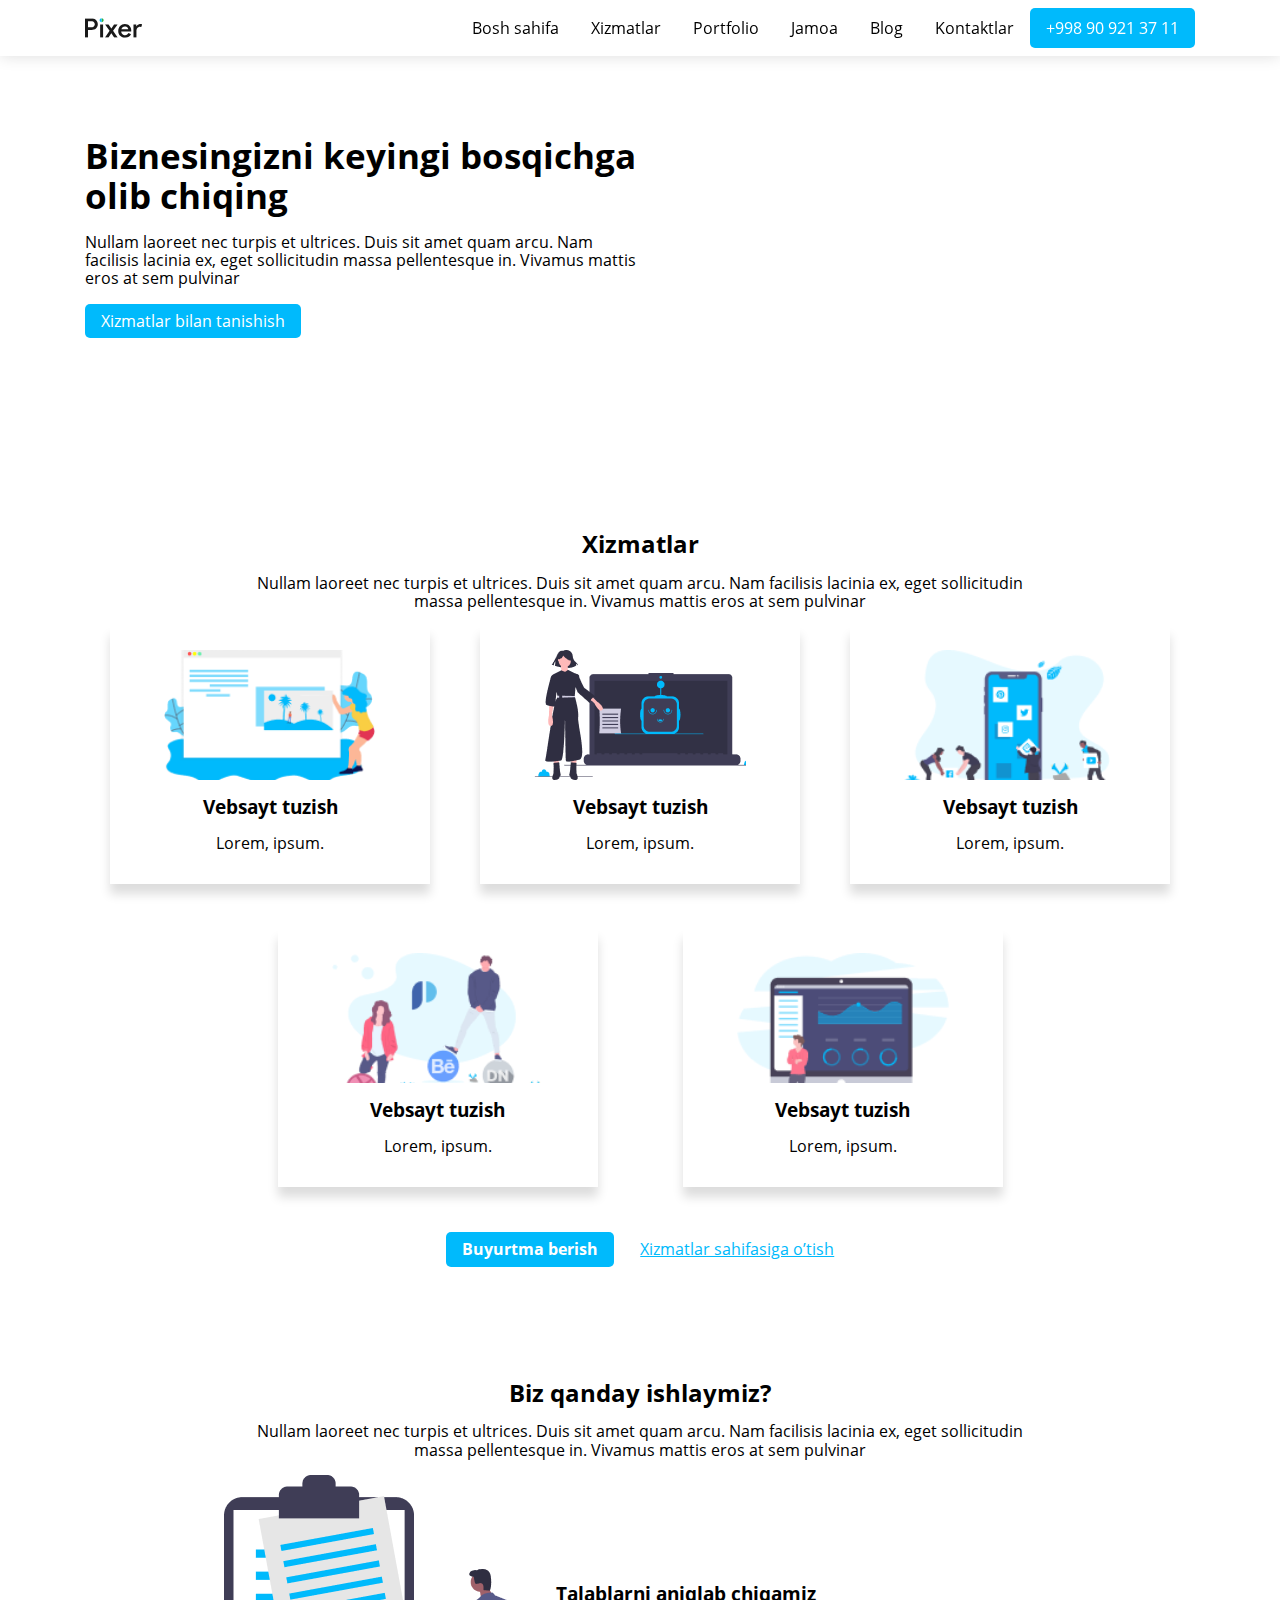
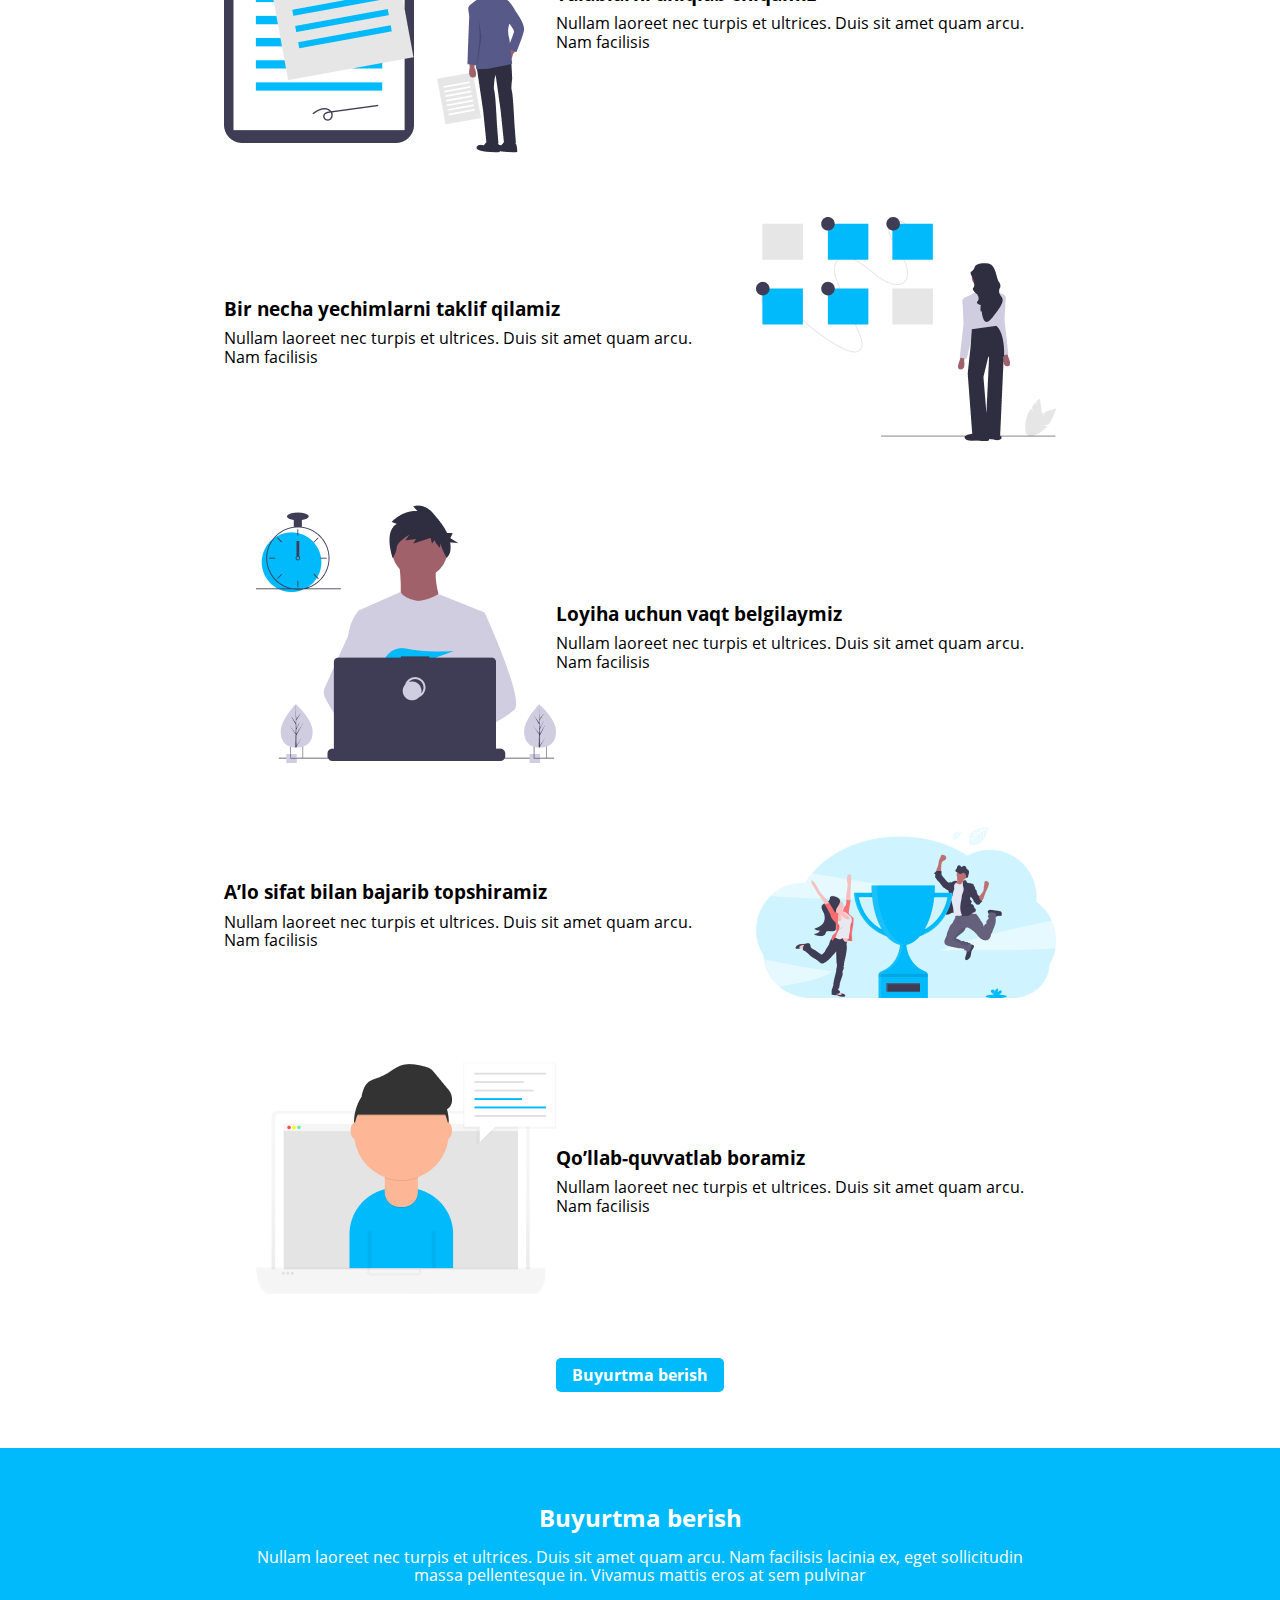
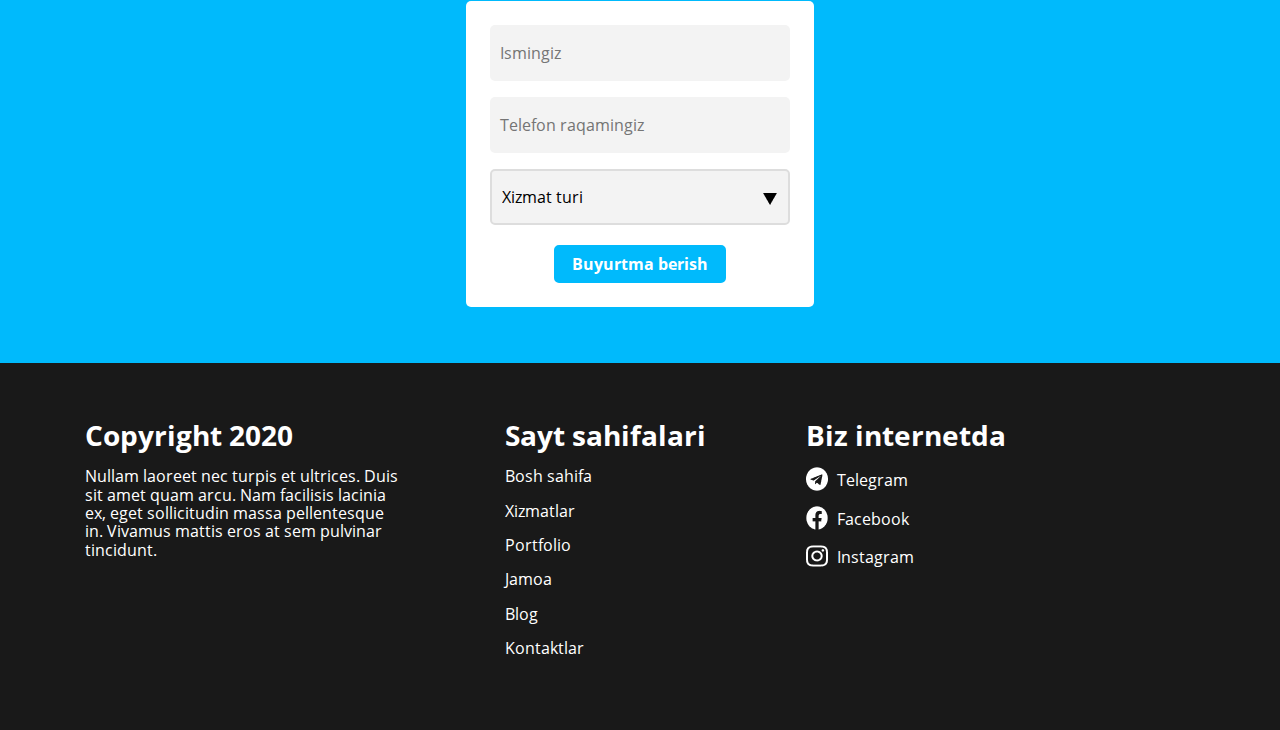
<file: index.html>
<!DOCTYPE html>
<html lang="en">
<head>
    <meta charset="UTF-8">
    <meta http-equiv="X-UA-Compatible" content="IE=edge">
    <meta name="viewport" content="width=device-width, initial-scale=1.0">
    <link rel="stylesheet" href="/css/normalizse.css">
    <link rel="stylesheet" href="./css/min.style.css">
    <!-- <link rel="stylesheet" href="./css/style.css"> -->
    <title>Pixer</title>
</head>
<body>
    <!-- ====== header ====== -->
    <header class="header">
        <div class="container">
            <a class="logo_link" href="./index.html">
                <img class="logo_image" src="./images/pixer_logo.svg" alt="logo of Pixar's home page" width="58" height="20">
            </a>
            <div class="header_right_wrapper">
                
                <!-- ====== header navigation bar ====== -->
                <nav class="nav">
                    <ul class="nav_list">
                        <li class="nav_list_item">
                            <a class="nav_link" href="#">Bosh sahifa</a>
                            <ul class="nav_submenu_list">
                                <li class="nav_submenu_item">
                                    <a class="nav_submenu_link" href="#">Vebsayt</a>
                                </li>
                                <li class="nav_submenu_item">
                                    <a class="nav_submenu_link" href="#">Telegram bot</a>
                                </li>
                                <li class="nav_submenu_item">
                                    <a class="nav_submenu_link" href="#">SMM</a>
                                </li>
                                <li class="nav_submenu_item">
                                    <a class="nav_submenu_link" href="#">Grafik dizayn</a>
                                </li>
                                <li class="nav_submenu_item">
                                    <a class="nav_submenu_link" href="#">CRM tizim</a>
                                </li>
                            </ul>
                        </li>
                        <li class="nav_list_item">
                            <a class="nav_link" href="./services.html">Xizmatlar</a>
                            <ul class="nav_submenu_list">
                                <li class="nav_submenu_item">
                                    <a class="nav_submenu_link" href="#">Vebsayt</a>
                                </li>
                                <li class="nav_submenu_item">
                                    <a class="nav_submenu_link" href="#">Telegram bot</a>
                                </li>
                                <li class="nav_submenu_item">
                                    <a class="nav_submenu_link" href="#">SMM</a>
                                </li>
                                <li class="nav_submenu_item">
                                    <a class="nav_submenu_link" href="#">Grafik dizayn</a>
                                </li>
                                <li class="nav_submenu_item">
                                    <a class="nav_submenu_link" href="#">CRM tizim</a>
                                </li>
                            </ul>
                        </li>
                        <li class="nav_list_item">
                            <a class="nav_link" href="#">Portfolio</a>
                            <ul class="nav_submenu_list">
                                <li class="nav_submenu_item">
                                    <a class="nav_submenu_link" href="#">Vebsayt</a>
                                </li>
                                <li class="nav_submenu_item">
                                    <a class="nav_submenu_link" href="#">Telegram bot</a>
                                </li>
                                <li class="nav_submenu_item">
                                    <a class="nav_submenu_link" href="#">SMM</a>
                                </li>
                                <li class="nav_submenu_item">
                                    <a class="nav_submenu_link" href="#">Grafik dizayn</a>
                                </li>
                                <li class="nav_submenu_item">
                                    <a class="nav_submenu_link" href="#">CRM tizim</a>
                                </li>
                            </ul>
                        </li>
                        <li class="nav_list_item">
                            <a class="nav_link" href="#">Jamoa</a>
                            <ul class="nav_submenu_list">
                                <li class="nav_submenu_item">
                                    <a class="nav_submenu_link" href="#">Vebsayt</a>
                                </li>
                                <li class="nav_submenu_item">
                                    <a class="nav_submenu_link" href="#">Telegram bot</a>
                                </li>
                                <li class="nav_submenu_item">
                                    <a class="nav_submenu_link" href="#">SMM</a>
                                </li>
                                <li class="nav_submenu_item">
                                    <a class="nav_submenu_link" href="#">Grafik dizayn</a>
                                </li>
                                <li class="nav_submenu_item">
                                    <a class="nav_submenu_link" href="#">CRM tizim</a>
                                </li>
                            </ul>
                        </li>
                        <li class="nav_list_item">
                            <a class="nav_link" href="#">Blog</a>
                            <ul class="nav_submenu_list">
                                <li class="nav_submenu_item">
                                    <a class="nav_submenu_link" href="#">Vebsayt</a>
                                </li>
                                <li class="nav_submenu_item">
                                    <a class="nav_submenu_link" href="#">Telegram bot</a>
                                </li>
                                <li class="nav_submenu_item">
                                    <a class="nav_submenu_link" href="#">SMM</a>
                                </li>
                                <li class="nav_submenu_item">
                                    <a class="nav_submenu_link" href="#">Grafik dizayn</a>
                                </li>
                                <li class="nav_submenu_item">
                                    <a class="nav_submenu_link" href="#">CRM tizim</a>
                                </li>
                            </ul>
                        </li>
                        <li class="nav_list_item">
                            <a class="nav_link" href="#">Kontaktlar</a>
                            <ul class="nav_submenu_list">
                                <li class="nav_submenu_item">
                                    <a class="nav_submenu_link" href="#">Vebsayt</a>
                                </li>
                                <li class="nav_submenu_item">
                                    <a class="nav_submenu_link" href="#">Telegram bot</a>
                                </li>
                                <li class="nav_submenu_item">
                                    <a class="nav_submenu_link" href="#">SMM</a>
                                </li>
                                <li class="nav_submenu_item">
                                    <a class="nav_submenu_link" href="#">Grafik dizayn</a>
                                </li>
                                <li class="nav_submenu_item">
                                    <a class="nav_submenu_link" href="#">CRM tizim</a>
                                </li>
                            </ul>
                        </li>
                    </ul>

                    <!-- ====== header tel link ====== -->
                <a class="header_tel" href="tel:+998909213711">+998 90 921 37 11</a>
                </nav>
                
                
            </div>
        </div>
    </header>
    
    
    <!-- ====== main ====== -->
    <main class="main">
        <section class="cta">
            <div class="container">
                <div class="cta_left_wrapper">
                    <h1 class="visually_hidden">Welcome to our IT company called Pixar</h1>
                    <h2 class="cta_heading">Biznesingizni keyingi bosqichga olib chiqing</h2>
                    <p class="cta_paragraph">Nullam laoreet nec turpis et ultrices. Duis sit amet quam arcu. Nam facilisis lacinia ex, eget sollicitudin massa pellentesque in. Vivamus mattis eros at sem pulvinar</p>
                    <a class="cta_link" href="#services">Xizmatlar bilan tanishish</a>
                </div>
                <iframe class="cta_video" width="458" height="258" src="https://www.youtube.com/embed/6_pru8U2RmM" title="YouTube video player" frameborder="0" allow="accelerometer; autoplay; clipboard-write; encrypted-media; gyroscope; picture-in-picture" allowfullscreen></iframe>
            </div>
        </section>
        
        <section id="services" class="services">
            <div class="container">
                <h2 class="services_heading">Xizmatlar</h2>
                <p class="services_paragraph">Nullam laoreet nec turpis et ultrices. Duis sit amet quam arcu. Nam facilisis lacinia ex, eget sollicitudin massa pellentesque in. Vivamus mattis eros at sem pulvinar</p>
                <ul class="services_list">
                    <li class="services_list_item">
                        <a class="services_list_link" href="#">
                            <h3 class="services_list_item_heading">Vebsayt tuzish</h3>
                            <p class="services_list_paragraph">Lorem, ipsum.</p>
                        </a>
                    </li>
                    <li class="services_list_item">
                        <a class="services_list_link" href="#">
                            <h3 class="services_list_item_heading">Vebsayt tuzish</h3>
                            <p class="services_list_paragraph">Lorem, ipsum.</p>
                        </a>
                    </li>
                    <li class="services_list_item">
                        <a class="services_list_link" href="#">
                            <h3 class="services_list_item_heading">Vebsayt tuzish</h3>
                            <p class="services_list_paragraph">Lorem, ipsum.</p>
                        </a>
                    </li>
                    <li class="services_list_item">
                        <a class="services_list_link" href="#">
                            <h3 class="services_list_item_heading">Vebsayt tuzish</h3>
                            <p class="services_list_paragraph">Lorem, ipsum.</p>
                        </a>
                    </li>
                    <li class="services_list_item">
                        <a class="services_list_link" href="#">
                            <h3 class="services_list_item_heading">Vebsayt tuzish</h3>
                            <p class="services_list_paragraph">Lorem, ipsum.</p>
                        </a>
                    </li>
                </ul>
                <div class="services_links_wrapper">
                    <a class="services_order_link" href="#order">Buyurtma berish</a>
                    <a class="services_go_link" href="#services">Xizmatlar sahifasiga o’tish</a>
                </div>
            </div>
        </section>
        
        
        <section class="workstyle">
            <div class="container">
                <h2 class="workstyle_heading">Biz qanday ishlaymiz?</h2>
                <p class="worksyle_paragraph">Nullam laoreet nec turpis et ultrices. Duis sit amet quam arcu. Nam facilisis lacinia ex, eget sollicitudin massa pellentesque in. Vivamus mattis eros at sem pulvinar</p>
                <ol class="workstyle_list">
                    <li class="workstyle_list_item">
                        <div class="workstyle_list_item_wrapper">
                            <h3 class="workstyle_list_heading">Talablarni aniqlab chiqamiz</h3>
                            <p class="workstyle_list_paragraph">Nullam laoreet nec turpis et ultrices. Duis sit amet quam arcu. Nam facilisis</p>
                        </div>
                    </li>
                    <li class="workstyle_list_item">
                        <div class="workstyle_list_item_wrapper">
                            <h3 class="workstyle_list_heading">Bir necha yechimlarni taklif qilamiz</h3>
                            <p class="workstyle_list_paragraph">Nullam laoreet nec turpis et ultrices. Duis sit amet quam arcu. Nam facilisis</p>
                        </div>
                    </li>
                    <li class="workstyle_list_item">
                        <div class="workstyle_list_item_wrapper">
                            <h3 class="workstyle_list_heading">Loyiha uchun vaqt belgilaymiz</h3>
                            <p class="workstyle_list_paragraph">Nullam laoreet nec turpis et ultrices. Duis sit amet quam arcu. Nam facilisis</p>
                        </div>
                    </li>
                    <li class="workstyle_list_item">
                        <div class="workstyle_list_item_wrapper">
                            <h3 class="workstyle_list_heading">A’lo sifat bilan bajarib topshiramiz</h3>
                            <p class="workstyle_list_paragraph">Nullam laoreet nec turpis et ultrices. Duis sit amet quam arcu. Nam facilisis</p>
                        </div>
                    </li>
                    <li class="workstyle_list_item">
                        <div class="workstyle_list_item_wrapper">
                            <h3 class="workstyle_list_heading">Qo’llab-quvvatlab boramiz</h3>
                            <p class="workstyle_list_paragraph">Nullam laoreet nec turpis et ultrices. Duis sit amet quam arcu. Nam facilisis</p>
                        </div>
                    </li>
                </ol>
                <a class="workstyle_order_link" href="#order">Buyurtma berish</a>
            </div>
        </section>
        
        
        <!-- ====== ordering section ====== -->
        <section id="order" class="ordering">
            <div class="container">
                <h2 class="ordering_heading">Buyurtma berish</h2>
                <p class="ordering_paragraph">Nullam laoreet nec turpis et ultrices. Duis sit amet quam arcu. Nam facilisis lacinia ex, eget sollicitudin massa pellentesque in. Vivamus mattis eros at sem pulvinar</p>
                <form class="ordering_form" action="#" method="POST">
                    <label for="user_name">
                        <input class="ordering_input" placeholder="  Ismingiz" type="text" name="user_name" required id="user_name">
                    </label>
                    
                    <label for="user_tel">
                        <input class="ordering_input" placeholder="  Telefon raqamingiz" type="tel" name="user_tel" required id="user_tel">
                    </label>
                    
                    <select class="ordering_input ordering_option" id="user_option" name="user_option">
                        <option value="xizmat_turi" selected disabled>Xizmat turi</option>
                        <option value="vebsayt_tuzish">Vebsayt tuzish</option>
                        <option value="telegram_bot">Telegram bot</option>
                        <option value="smm">SMM</option>
                        <option value="grafik_dizayn">Grafik dizayn</option>
                        <option value="crm_tizim">CRM tizim</option>
                    </select>
                    
                    <button class="ordering_button" type="submit">Buyurtma berish</button>
                </form>
            </div>
        </section>
    </main>
    
    
    <!-- ====== footer ====== -->
    <footer class="footer">
        <div class="container">
            <div class="footer_left_wrapper">
                <h2 class="footer_left_heading">Copyright 2020</h2>
                <p class="footer_left_paragraph">Nullam laoreet nec turpis et ultrices. Duis sit amet quam arcu. Nam facilisis lacinia ex, eget sollicitudin massa pellentesque in. Vivamus mattis eros at sem pulvinar tincidunt.</p>
            </div>

            <div class="footer_center_wrapper">
                <h2 class="footer_center_heading">Sayt sahifalari</h2>
                <ul class="footer_center_list">
                    <li class="footer_center_list_item">
                        <a class="footer_center_list_link" href="#">Bosh sahifa</a>
                    </li>
                    <li class="footer_center_list_item">
                        <a class="footer_center_list_link" href="#">Xizmatlar</a>
                    </li>
                    <li class="footer_center_list_item">
                        <a class="footer_center_list_link" href="#">Portfolio</a>
                    </li>
                    <li class="footer_center_list_item">
                        <a class="footer_center_list_link" href="#">Jamoa</a>
                    </li>
                    <li class="footer_center_list_item">
                        <a class="footer_center_list_link" href="#">Blog</a>
                    </li>
                    <li class="footer_center_list_item">
                        <a class="footer_center_list_link" href="#">Kontaktlar</a>
                    </li>
                </ul>
            </div>

            <div class="footer_right_wrapper">
                <h2 class="footer_right_heading">Biz internetda</h2>
                <ul class="footer_right_list">
                    <li class="footer_right_list_item">
                        <a class="footer_right_list_link" target="blank" href="#">Telegram</a>
                    </li>
                    <li class="footer_right_list_item">
                        <a class="footer_right_list_link" target="blank" href="#">Facebook</a>
                    </li>
                    <li class="footer_right_list_item">
                        <a class="footer_right_list_link" target="blank" href="#">Instagram</a>
                    </li>
                </ul>
            </div>
        </div>
    </footer>
    
</body>
</html>
</file>
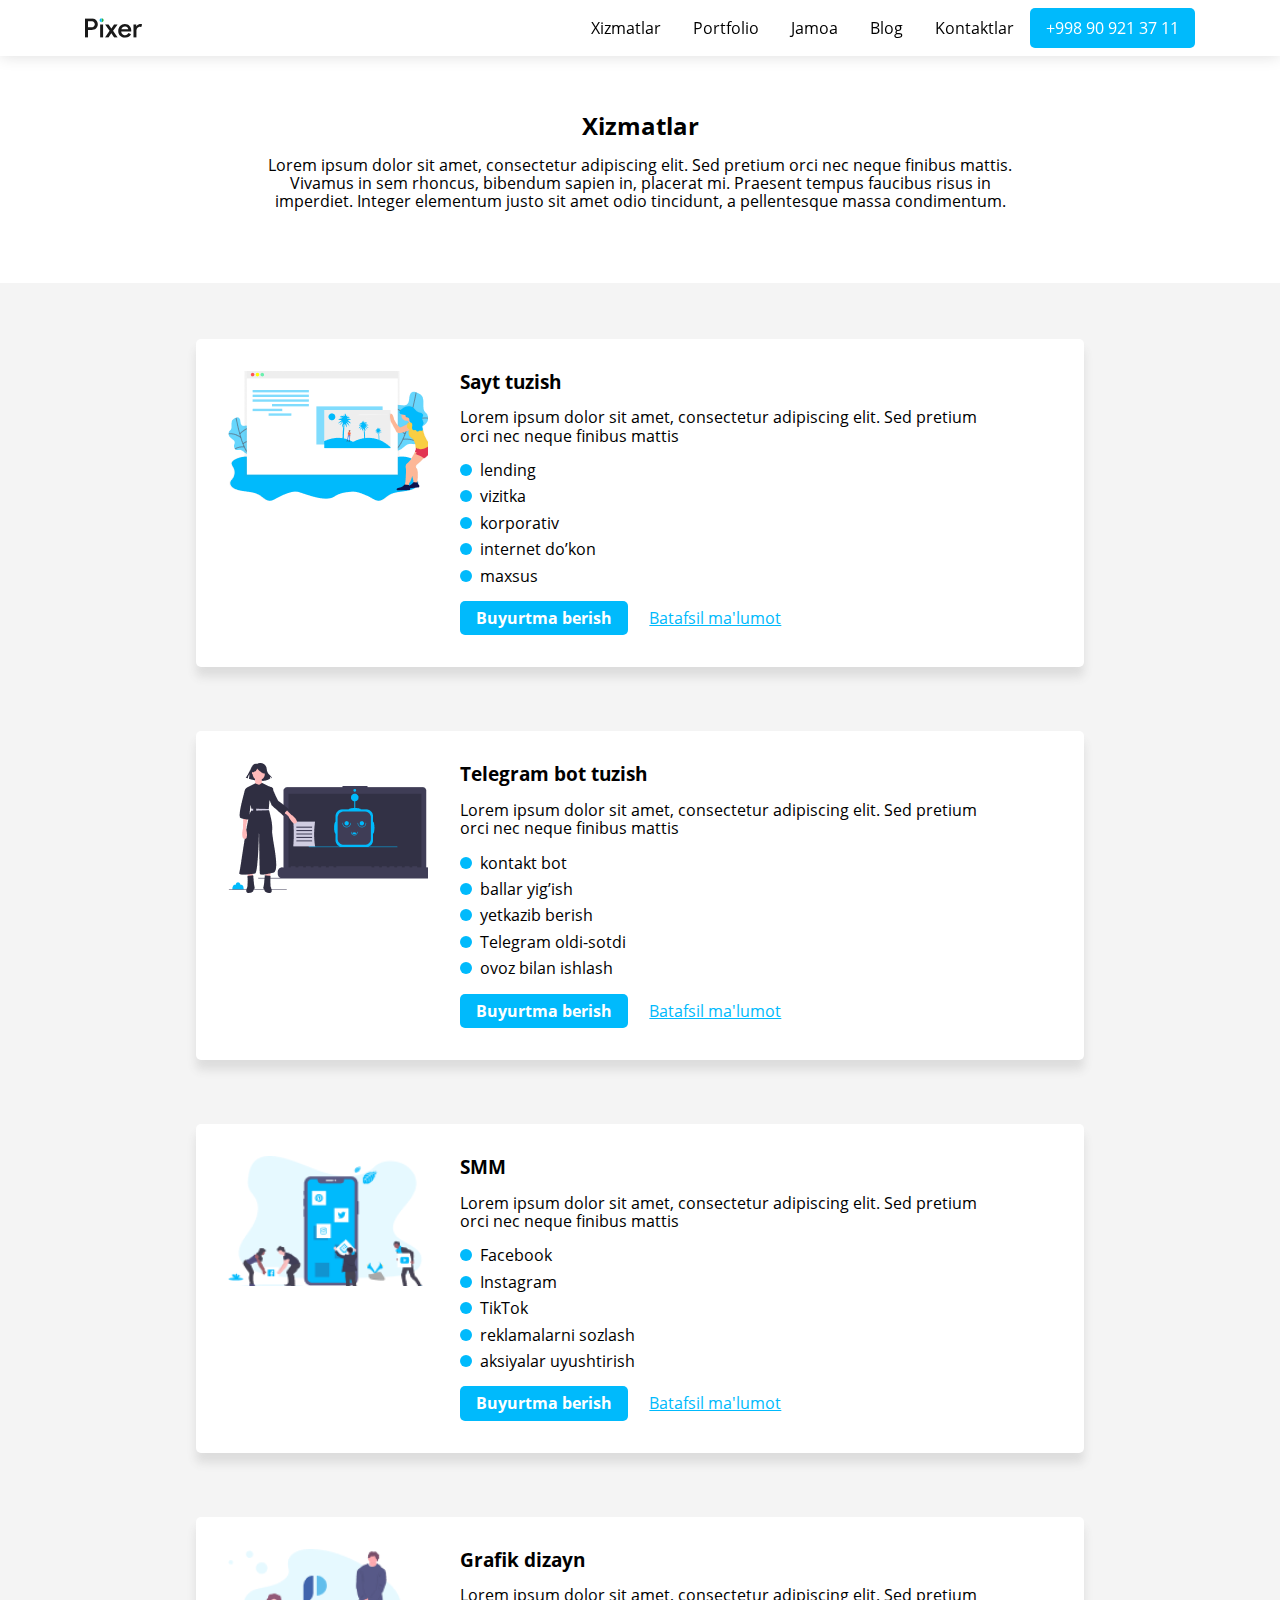
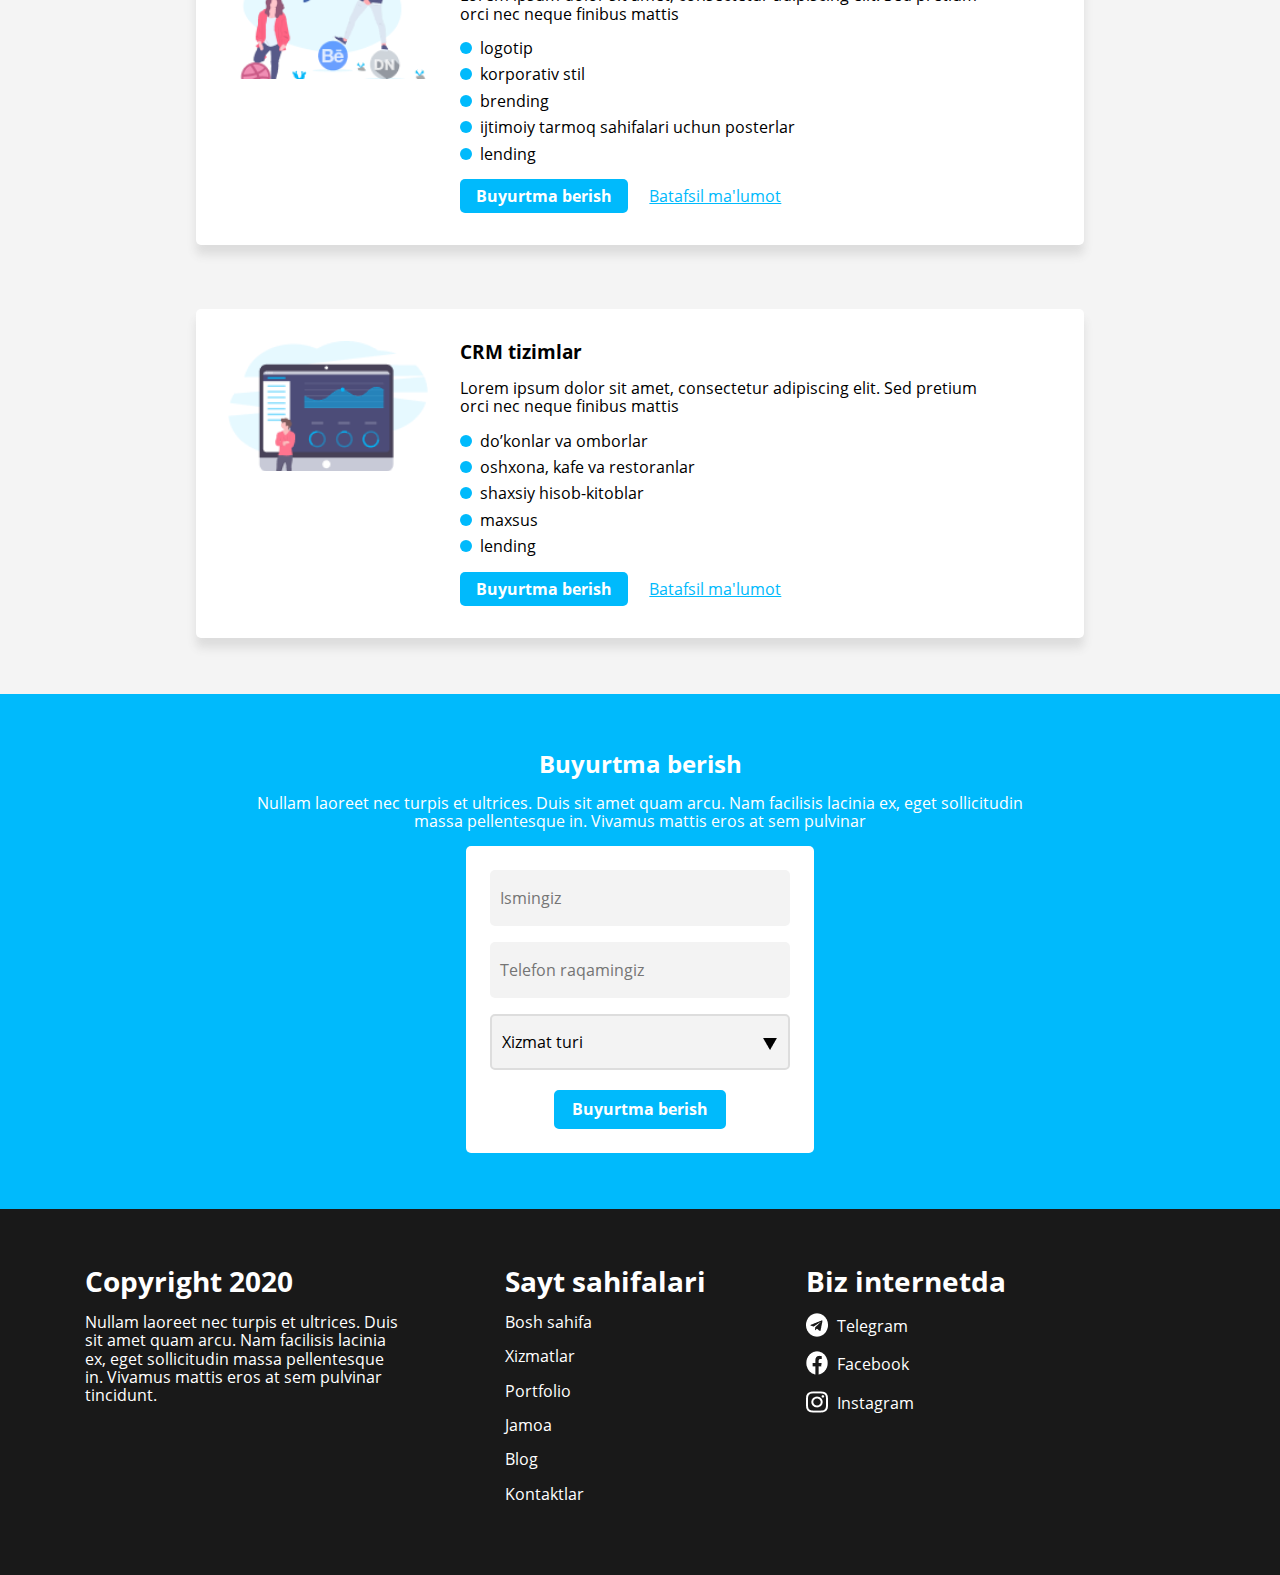
<file: services.html>
<!DOCTYPE html>
<html lang="en">
<head>
    <meta charset="UTF-8">
    <meta http-equiv="X-UA-Compatible" content="IE=edge">
    <meta name="viewport" content="width=device-width, initial-scale=1.0">
    <link rel="stylesheet" href="/css/normalizse.css">
    <link rel="stylesheet" href="./css/min.style.css">
    <!-- <link rel="stylesheet" href="./css/style.css"> -->
    <title>Pixar's services</title>
</head>
<body>
    <!-- ====== header ====== -->
    <header class="header">
        <div class="container">
            <a class="logo_link" href="./index.html">
                <img class="logo_image" src="./images/pixer_logo.svg" alt="logo of Pixar's home page" width="58" height="20">
            </a>
            <div class="header_right_wrapper">
                
                <!-- ====== header navigation bar ====== -->
                <nav class="nav">
                    <ul class="nav_list">
                        <li class="nav_list_item">
                            <a class="nav_link" href="#">Xizmatlar</a>
                            <ul class="nav_submenu_list">
                                <li class="nav_submenu_item">
                                    <a class="nav_submenu_link" href="#">Vebsayt</a>
                                </li>
                                <li class="nav_submenu_item">
                                    <a class="nav_submenu_link" href="#">Telegram bot</a>
                                </li>
                                <li class="nav_submenu_item">
                                    <a class="nav_submenu_link" href="#">SMM</a>
                                </li>
                                <li class="nav_submenu_item">
                                    <a class="nav_submenu_link" href="#">Grafik dizayn</a>
                                </li>
                                <li class="nav_submenu_item">
                                    <a class="nav_submenu_link" href="#">CRM tizim</a>
                                </li>
                            </ul>
                        </li>
                        <li class="nav_list_item">
                            <a class="nav_link" href="#">Portfolio</a>
                            <ul class="nav_submenu_list">
                                <li class="nav_submenu_item">
                                    <a class="nav_submenu_link" href="#">Vebsayt</a>
                                </li>
                                <li class="nav_submenu_item">
                                    <a class="nav_submenu_link" href="#">Telegram bot</a>
                                </li>
                                <li class="nav_submenu_item">
                                    <a class="nav_submenu_link" href="#">SMM</a>
                                </li>
                                <li class="nav_submenu_item">
                                    <a class="nav_submenu_link" href="#">Grafik dizayn</a>
                                </li>
                                <li class="nav_submenu_item">
                                    <a class="nav_submenu_link" href="#">CRM tizim</a>
                                </li>
                            </ul>
                        </li>
                        <li class="nav_list_item">
                            <a class="nav_link" href="#">Jamoa</a>
                            <ul class="nav_submenu_list">
                                <li class="nav_submenu_item">
                                    <a class="nav_submenu_link" href="#">Vebsayt</a>
                                </li>
                                <li class="nav_submenu_item">
                                    <a class="nav_submenu_link" href="#">Telegram bot</a>
                                </li>
                                <li class="nav_submenu_item">
                                    <a class="nav_submenu_link" href="#">SMM</a>
                                </li>
                                <li class="nav_submenu_item">
                                    <a class="nav_submenu_link" href="#">Grafik dizayn</a>
                                </li>
                                <li class="nav_submenu_item">
                                    <a class="nav_submenu_link" href="#">CRM tizim</a>
                                </li>
                            </ul>
                        </li>
                        <li class="nav_list_item">
                            <a class="nav_link" href="#">Blog</a>
                            <ul class="nav_submenu_list">
                                <li class="nav_submenu_item">
                                    <a class="nav_submenu_link" href="#">Vebsayt</a>
                                </li>
                                <li class="nav_submenu_item">
                                    <a class="nav_submenu_link" href="#">Telegram bot</a>
                                </li>
                                <li class="nav_submenu_item">
                                    <a class="nav_submenu_link" href="#">SMM</a>
                                </li>
                                <li class="nav_submenu_item">
                                    <a class="nav_submenu_link" href="#">Grafik dizayn</a>
                                </li>
                                <li class="nav_submenu_item">
                                    <a class="nav_submenu_link" href="#">CRM tizim</a>
                                </li>
                            </ul>
                        </li>
                        <li class="nav_list_item">
                            <a class="nav_link" href="#">Kontaktlar</a>
                            <ul class="nav_submenu_list">
                                <li class="nav_submenu_item">
                                    <a class="nav_submenu_link" href="#">Vebsayt</a>
                                </li>
                                <li class="nav_submenu_item">
                                    <a class="nav_submenu_link" href="#">Telegram bot</a>
                                </li>
                                <li class="nav_submenu_item">
                                    <a class="nav_submenu_link" href="#">SMM</a>
                                </li>
                                <li class="nav_submenu_item">
                                    <a class="nav_submenu_link" href="#">Grafik dizayn</a>
                                </li>
                                <li class="nav_submenu_item">
                                    <a class="nav_submenu_link" href="#">CRM tizim</a>
                                </li>
                            </ul>
                        </li>
                    </ul>
                    <!-- ====== header tel link ====== -->
                    <a class="header_tel" href="tel:+998909213711">+998 90 921 37 11</a>
                </nav>
                
            </div>
        </div>
    </header>
    
    
    
    <main>
        
        <section class="services_cta">
            <div class="container">
                <h2 class="services_heading">Xizmatlar</h2>
                <p class="services_paragraph">Lorem ipsum dolor sit amet, consectetur adipiscing elit. Sed pretium orci nec neque finibus mattis. Vivamus in sem rhoncus, bibendum sapien in, placerat mi. Praesent tempus faucibus risus in imperdiet. Integer elementum justo sit amet odio tincidunt, a pellentesque massa condimentum.</p>
            </div>
        </section>
        
        
        <section class="services_types">
            <div class="container">
                <ul class="services_page_list">
                    <li class="services_page_list_item">
                        <ul class="services_page_sublist">
                            <h3 class="services_page_subheading">Sayt tuzish</h3>
                            <p class="services_page_subparagraph">Lorem ipsum dolor sit amet, consectetur adipiscing elit. Sed pretium orci nec neque finibus mattis</p>
                            <li class="services_page_subitem">
                                <a class="services_page_sublink" href="#">lending</a>
                            </li>
                            <li class="services_page_subitem">
                                <a class="services_page_sublink" href="#">vizitka</a>
                            </li>
                            <li class="services_page_subitem">
                                <a class="services_page_sublink" href="#">korporativ</a>
                            </li>
                            <li class="services_page_subitem">
                                <a class="services_page_sublink" href="#">internet do’kon</a>
                            </li>
                            <li class="services_page_subitem">
                                <a class="services_page_sublink" href="#">maxsus</a>
                            </li>
                            <div class="services_links_wrapper">
                                <a class="services_order_link" href="#order">Buyurtma berish</a>
                                <a class="services_go_link" href="#services">Batafsil ma'lumot</a>
                            </div>
                        </ul>
                    </li>
                    <li class="services_page_list_item">
                        <ul class="services_page_sublist">
                            <h3 class="services_page_subheading">Telegram bot tuzish</h3>
                            <p class="services_page_subparagraph">Lorem ipsum dolor sit amet, consectetur adipiscing elit. Sed pretium orci nec neque finibus mattis</p>
                            <li class="services_page_subitem">
                                <a class="services_page_sublink" href="#">kontakt bot</a>
                            </li>
                            <li class="services_page_subitem">
                                <a class="services_page_sublink" href="#">ballar yig’ish</a>
                            </li>
                            <li class="services_page_subitem">
                                <a class="services_page_sublink" href="#">yetkazib berish</a>
                            </li>
                            <li class="services_page_subitem">
                                <a class="services_page_sublink" href="#">Telegram oldi-sotdi</a>
                            </li>
                            <li class="services_page_subitem">
                                <a class="services_page_sublink" href="#">ovoz bilan ishlash</a>
                            </li>
                            <div class="services_links_wrapper">
                                <a class="services_order_link" href="#order">Buyurtma berish</a>
                                <a class="services_go_link" href="#services">Batafsil ma'lumot</a>
                            </div>
                        </ul>
                    </li>
                    <li class="services_page_list_item">
                        <ul class="services_page_sublist">
                            <h3 class="services_page_subheading">SMM</h3>
                            <p class="services_page_subparagraph">Lorem ipsum dolor sit amet, consectetur adipiscing elit. Sed pretium orci nec neque finibus mattis</p>
                            <li class="services_page_subitem">
                                <a class="services_page_sublink" href="#">Facebook</a>
                            </li>
                            <li class="services_page_subitem">
                                <a class="services_page_sublink" href="#">Instagram</a>
                            </li>
                            <li class="services_page_subitem">
                                <a class="services_page_sublink" href="#">TikTok</a>
                            </li>
                            <li class="services_page_subitem">
                                <a class="services_page_sublink" href="#">reklamalarni sozlash</a>
                            </li>
                            <li class="services_page_subitem">
                                <a class="services_page_sublink" href="#">aksiyalar uyushtirish</a>
                            </li>
                            <div class="services_links_wrapper">
                                <a class="services_order_link" href="#order">Buyurtma berish</a>
                                <a class="services_go_link" href="#services">Batafsil ma'lumot</a>
                            </div>
                        </ul>
                    </li>
                    <li class="services_page_list_item">
                        <ul class="services_page_sublist">
                            <h3 class="services_page_subheading">Grafik dizayn</h3>
                            <p class="services_page_subparagraph">Lorem ipsum dolor sit amet, consectetur adipiscing elit. Sed pretium orci nec neque finibus mattis</p>
                            <li class="services_page_subitem">
                                <a class="services_page_sublink" href="#">logotip</a>
                            </li>
                            <li class="services_page_subitem">
                                <a class="services_page_sublink" href="#">korporativ stil</a>
                            </li>
                            <li class="services_page_subitem">
                                <a class="services_page_sublink" href="#">brending</a>
                            </li>
                            <li class="services_page_subitem">
                                <a class="services_page_sublink" href="#">ijtimoiy tarmoq sahifalari uchun posterlar</a>
                            </li>
                            <li class="services_page_subitem">
                                <a class="services_page_sublink" href="#">lending</a>
                            </li>
                            <div class="services_links_wrapper">
                                <a class="services_order_link" href="#order">Buyurtma berish</a>
                                <a class="services_go_link" href="#services">Batafsil ma'lumot</a>
                            </div>
                        </ul>
                    </li>
                    <li class="services_page_list_item">
                        <ul class="services_page_sublist">
                            <h3 class="services_page_subheading">CRM tizimlar</h3>
                            <p class="services_page_subparagraph">Lorem ipsum dolor sit amet, consectetur adipiscing elit. Sed pretium orci nec neque finibus mattis</p>
                            <li class="services_page_subitem">
                                <a class="services_page_sublink" href="#">do’konlar va omborlar</a>
                            </li>
                            <li class="services_page_subitem">
                                <a class="services_page_sublink" href="#">oshxona, kafe va restoranlar</a>
                            </li>
                            <li class="services_page_subitem">
                                <a class="services_page_sublink" href="#">shaxsiy hisob-kitoblar</a>
                            </li>
                            <li class="services_page_subitem">
                                <a class="services_page_sublink" href="#">maxsus</a>
                            </li>
                            <li class="services_page_subitem">
                                <a class="services_page_sublink" href="#">lending</a>
                            </li>
                            <div class="services_links_wrapper">
                                <a class="services_order_link" href="#order">Buyurtma berish</a>
                                <a class="services_go_link" href="#services">Batafsil ma'lumot</a>
                            </div>
                        </ul>
                    </li>
                </ul>
            </div>
        </section>
        
        <!-- ====== ordering section ====== -->
        <section id="order" class="ordering">
            <div class="container">
                <h2 class="ordering_heading">Buyurtma berish</h2>
                <p class="ordering_paragraph">Nullam laoreet nec turpis et ultrices. Duis sit amet quam arcu. Nam facilisis lacinia ex, eget sollicitudin massa pellentesque in. Vivamus mattis eros at sem pulvinar</p>
                <form class="ordering_form" action="#" method="POST">
                    <label for="user_name">
                        <input class="ordering_input" placeholder="  Ismingiz" type="text" name="user_name" required id="user_name">
                    </label>
                    
                    <label for="user_tel">
                        <input class="ordering_input" placeholder="  Telefon raqamingiz" type="tel" name="user_tel" required id="user_tel">
                    </label>
                    
                    <select class="ordering_input ordering_option" id="user_option" name="user_option">
                        <option value="xizmat_turi" selected disabled>Xizmat turi</option>
                        <option value="vebsayt_tuzish">Vebsayt tuzish</option>
                        <option value="telegram_bot">Telegram bot</option>
                        <option value="smm">SMM</option>
                        <option value="grafik_dizayn">Grafik dizayn</option>
                        <option value="crm_tizim">CRM tizim</option>
                    </select>
                    
                    <button class="ordering_button" type="submit">Buyurtma berish</button>
                </form>
            </div>
        </section>
        
        
    </main>
    
    
    <!-- ====== footer ====== -->
    <footer class="footer">
        <div class="container">
            <div class="footer_left_wrapper">
                <h2 class="footer_left_heading">Copyright 2020</h2>
                <p class="footer_left_paragraph">Nullam laoreet nec turpis et ultrices. Duis sit amet quam arcu. Nam facilisis lacinia ex, eget sollicitudin massa pellentesque in. Vivamus mattis eros at sem pulvinar tincidunt.</p>
            </div>
            
            <div class="footer_center_wrapper">
                <h2 class="footer_center_heading">Sayt sahifalari</h2>
                <ul class="footer_center_list">
                    <li class="footer_center_list_item">
                        <a class="footer_center_list_link" href="#">Bosh sahifa</a>
                    </li>
                    <li class="footer_center_list_item">
                        <a class="footer_center_list_link" href="#">Xizmatlar</a>
                    </li>
                    <li class="footer_center_list_item">
                        <a class="footer_center_list_link" href="#">Portfolio</a>
                    </li>
                    <li class="footer_center_list_item">
                        <a class="footer_center_list_link" href="#">Jamoa</a>
                    </li>
                    <li class="footer_center_list_item">
                        <a class="footer_center_list_link" href="#">Blog</a>
                    </li>
                    <li class="footer_center_list_item">
                        <a class="footer_center_list_link" href="#">Kontaktlar</a>
                    </li>
                </ul>
            </div>
            
            <div class="footer_right_wrapper">
                <h2 class="footer_right_heading">Biz internetda</h2>
                <ul class="footer_right_list">
                    <li class="footer_right_list_item">
                        <a class="footer_right_list_link" target="blank" href="#">Telegram</a>
                    </li>
                    <li class="footer_right_list_item">
                        <a class="footer_right_list_link" target="blank" href="#">Facebook</a>
                    </li>
                    <li class="footer_right_list_item">
                        <a class="footer_right_list_link" target="blank" href="#">Instagram</a>
                    </li>
                </ul>
            </div>
        </div>
    </footer>
    
    
</body>
</html>
</file>
<file: css/min.style.css>
@font-face{font-family:'Open Sans';font-style:normal;font-weight:400;src:local(''),url(../fonts/open-sans-v20-latin-regular.woff2) format('woff2'),url(../fonts/open-sans-v20-latin-regular.woff) format('woff')}@font-face{font-family:'Open Sans';font-style:normal;font-weight:700;src:local(''),url(../fonts/open-sans-v20-latin-700.woff2) format('woff2'),url(../fonts/open-sans-v20-latin-700.woff) format('woff')}*{-webkit-box-sizing:border-box;box-sizing:border-box}body{font-family:'Open Sans','Helvetica Neue',sans-serif;padding:0;margin:0;font-size:16px;padding-top:56px}img{vertical-align:middle}.container{width:1150px;padding:0 20px;margin:0 auto}.visually_hidden{position:absolute;width:1px;height:1px;margin:-1px;padding:0;overflow:hidden;border:0;clip:rect(0 0 0 0)}.header{-webkit-box-shadow:0 0 15px #ddd;box-shadow:0 0 15px #ddd;position:fixed;top:0;width:100%;background-color:#fff;z-index:100}.header .container{display:-webkit-box;display:-ms-flexbox;display:flex;-webkit-box-align:center;-ms-flex-align:center;align-items:center;height:56px}.logo_link{text-decoration:none;display:inline-block}.logo_image:active{opacity:.5}.header_right_wrapper{margin-left:auto;-webkit-box-align:center;-ms-flex-align:center;align-items:center}.nav{display:-webkit-box;display:-ms-flexbox;display:flex;-webkit-box-align:center;-ms-flex-align:center;align-items:center}.nav_list{display:-webkit-box;display:-ms-flexbox;display:flex;list-style-type:none;margin:0;padding:0;height:56px;-webkit-box-align:center;-ms-flex-align:center;align-items:center}.nav_list_item{height:56px;display:-webkit-box;display:-ms-flexbox;display:flex;-webkit-box-align:center;-ms-flex-align:center;align-items:center;position:relative}.nav_list_item:active{background-color:#5e5e5e}.nav_list_item:active .nav_link{color:#fff}.nav_link{padding:16px;text-decoration:none;color:#000;-webkit-transition:.2s ease;-o-transition:.2s ease;transition:.2s ease}.nav_link:hover{-webkit-box-shadow:inset 0 -3px 0 0 #000;box-shadow:inset 0 -3px 0 0 #000;-webkit-transition:.2s ease;-o-transition:.2s ease;transition:.2s ease}.nav_submenu_list{position:absolute;top:100%;right:50%;margin:0;padding:0;display:none;list-style-type:none;background-color:#fff;-webkit-transform:translateX(50%);-ms-transform:translateX(50%);transform:translateX(50%);border-radius:5px;-webkit-box-shadow:0 0 15px #ddd;box-shadow:0 0 15px #ddd;padding:8px 0}.nav_list_item:hover .nav_submenu_list{display:block}.nav_submenu_link{display:inline-block;text-decoration:none;color:#000;padding:8px 16px;width:134px;font-weight:400}.nav_submenu_link:hover{background-color:#00bafc;color:#fff}.nav_submenu_link:active{background-color:#66d6fd}.header_tel{display:inline-block;background-color:#00bafc;padding:11px 16px;height:40px;border-radius:5px;text-decoration:none;vertical-align:middle;color:#fff;-webkit-transition:.2s ease;-o-transition:.2s ease;transition:.2s ease}.header_tel:hover{background-color:#fff;color:#00bafc;-webkit-box-shadow:inset 0 0 0 3px #00bafc;box-shadow:inset 0 0 0 3px #00bafc;-webkit-transition:.2s ease;-o-transition:.2s ease;transition:.2s ease}.header_tel:active{background-color:#66d6fd}.cta .container{display:-webkit-box;display:-ms-flexbox;display:flex;-webkit-box-pack:justify;-ms-flex-pack:justify;justify-content:space-between;padding:80px 20px}.cta_left_wrapper{width:50%}.cta_heading{margin:0;padding:0;margin-bottom:16px;font-size:35px;font-weight:700}.cta_paragraph{margin:0;padding:0;margin-bottom:16px;font-weight:400}.cta_link{text-decoration:none;display:inline-block;background-color:#00bafc;color:#fff;padding:8px 16px;border-radius:5px;-webkit-transition:.2s ease;-o-transition:.2s ease;transition:.2s ease}.cta_link:hover{background-color:#66d6fd;-webkit-transition:.2s ease;-o-transition:.2s ease;transition:.2s ease}.cta_link:active{background-color:#85dfff}.cta_video{border-radius:5px}.services .container,.services_cta .container{padding:56px 20px}.ordering_heading,.services_heading,.workstyle_heading{text-align:center;padding:0;margin:0;margin-bottom:16px}.ordering_paragraph,.services_paragraph,.worksyle_paragraph{width:70%;text-align:center;padding:0;margin:0 auto;margin-bottom:16px}.services_list{list-style-type:none;display:-webkit-box;display:-ms-flexbox;display:flex;-ms-flex-wrap:wrap;flex-wrap:wrap;-ms-flex-pack:distribute;justify-content:space-around;width:100%;padding:0;margin:0}.services_list_item{padding:24px 54px;width:320px;margin-bottom:45px;-webkit-box-shadow:0 10px 10px 0 #ddd;box-shadow:0 10px 10px 0 #ddd}.services_list_item::before{content:'';display:block;width:100%;height:130px;background-size:cover;background-repeat:no-repeat;margin-bottom:16px}.services_list_item:nth-child(4){margin-left:150px}.services_list_item:nth-child(5){margin-right:150px}.services_list_item:nth-child(1)::before{background-image:url(/images/services_image_1.png)}.services_list_item:nth-child(2)::before{background-image:url(/images/services_image_2.png)}.services_list_item:nth-child(3)::before{background-image:url(/images/services_image_3.png)}.services_list_item:nth-child(4)::before{background-image:url(/images/services_image_4.png)}.services_list_item:nth-child(5)::before{background-image:url(/images/services_image_5.png)}.services_list_link{text-decoration:none;color:#000}.services_list_item_heading,.services_list_paragraph{padding:0;margin:0;text-align:center;margin-bottom:16px}.services_list_paragraph{margin-bottom:8px}.services_links_wrapper{margin:0 auto;width:35%;display:-webkit-box;display:-ms-flexbox;display:flex;-webkit-box-pack:justify;-ms-flex-pack:justify;justify-content:space-between;-webkit-box-align:center;-ms-flex-align:center;align-items:center}.ordering_button,.services_order_link,.workstyle_order_link{text-decoration:none;padding:8px 16px;background-color:#00bafc;color:#fff;font-weight:700;border-radius:5px}.ordering_button:hover,.services_order_link:hover,.workstyle_order_link:hover{background-color:#66d6fd;-webkit-transition:.2s ease;-o-transition:.2s ease;transition:.2s ease}.ordering_button:active,.services_order_link:active,.workstyle_order_link:hover{background-color:#85dfff}.services_go_link{color:#00bafc}.workstyle .container{padding:56px 20px}.workstyle_list{list-style-type:none;margin:0;padding:0;display:-webkit-box;display:-ms-flexbox;display:flex;-ms-flex-wrap:wrap;flex-wrap:wrap;-webkit-box-pack:center;-ms-flex-pack:center;justify-content:center}.workstyle_list_item{margin-bottom:48px;display:-webkit-box;display:-ms-flexbox;display:flex;-webkit-box-align:center;-ms-flex-align:center;align-items:center}.workstyle_list_item::before{content:'';display:inline-block;width:300px;height:278px;background-size:cover;background-repeat:no-repeat;margin-bottom:16px}.workstyle_list_item:nth-child(2n)::before{-webkit-box-ordinal-group:2;-ms-flex-order:1;order:1}.workstyle_list_item:nth-child(1)::before{background-image:url(/images/workstyle_image_1.png);margin-right:32px}.workstyle_list_item:nth-child(2)::before{background-image:url(/images/workstyle_image_2.png);margin-left:32px;height:224px}.workstyle_list_item:nth-child(3)::before{background-image:url(/images/workstyle_image_3.png);height:258px;margin-left:32px}.workstyle_list_item:nth-child(4)::before{background-image:url(/images/workstyle_image_4.png);height:171px;margin-left:32px}.workstyle_list_item:nth-child(5)::before{background-image:url(/images/workstyle_image_5.png);height:232px;margin-left:32px}.workstyle_list_item_wrapper{width:500px}.workstyle_list_heading,.workstyle_list_paragraph{padding:0;margin:0;margin-bottom:10px}.ordering_button,.workstyle_order_link{display:block;max-width:-webkit-fit-content;max-width:-moz-fit-content;max-width:fit-content;margin:0 auto}.ordering{background-color:#00bafc}.ordering .container,.services_types .container{padding:56px 20px}.ordering_heading,.ordering_paragraph{color:#fff}.ordering_form{width:348px;background-color:#fff;border-radius:5px;margin:0 auto;padding:24px}.ordering_input{width:300px;height:56px;margin-bottom:16px;border-radius:5px;border:none;background-color:#f3f3f3}.ordering_option{-webkit-appearance:none;-moz-appearance:none;appearance:none;display:block;margin-bottom:20px;padding:10px;outline:0;border:2px solid #ddd;background-image:url(/images/option_icon.png);background-position:right 10px center;background-repeat:no-repeat}.ordering_button{border:2px solid #00bafc}.footer{background-color:#191919;color:#fff}.footer .container{padding:56px 20px;display:-webkit-box;display:-ms-flexbox;display:flex}.footer_left_wrapper{width:320px;margin-right:100px}.footer_center_heading,.footer_left_heading,.footer_right_heading{padding:0;margin:0;margin-bottom:16px;font-size:28px}.footer_left_paragraph{padding:0;margin:0}.footer_center_wrapper{margin-right:100px}.footer_center_list,.footer_right_list{list-style-type:none;padding:0;margin:0}.footer_center_list_item,.footer_right_list_item{padding:0;margin:0;margin-bottom:16px}.footer_center_list_link,.footer_right_list_link{text-decoration:none;color:#fff}.footer_center_list_link:hover,.footer_right_list_link:hover{color:#00bafc}.footer_right_list_item::before{content:'';display:inline-block;width:22px;height:24px;background-size:cover;background-repeat:no-repeat;margin-right:5px;margin-bottom:-5px}.footer_right_list_item:nth-child(1)::before{background-image:url(/images/footer_tg_icon.png)}.footer_right_list_item:nth-child(2)::before{background-image:url(/images/footer_fb_icon.png)}.footer_right_list_item:nth-child(3)::before{background-image:url(/images/instagram_icon.png)}.services_cta{background-color:#fff}.services_types{background-color:#f4f4f4}.services_page_list,.services_page_sublist{list-style-type:none;padding:0;margin:0}.services_page_list_item{width:80%;background-color:#fff;margin:0 auto;padding:32px;margin-bottom:64px;display:-webkit-box;display:-ms-flexbox;display:flex;-ms-flex-wrap:wrap;flex-wrap:wrap;-webkit-box-pack:start;-ms-flex-pack:start;justify-content:flex-start;border-radius:5px;-webkit-box-shadow:0 10px 10px 0 #ddd;box-shadow:0 10px 10px 0 #ddd}.services_page_list_item:last-child{margin-bottom:0}.services_page_list_item::before{display:inline-block;width:200px;height:130px;background-size:cover;background-repeat:no-repeat;margin-right:32px;content:''}.services_page_sublist{width:65%;display:inline-block}.services_page_list_item:nth-child(1)::before{background-image:url(/images/services_image_1.png)}.services_page_list_item:nth-child(2)::before{background-image:url(/images/services_image_2.png)}.services_page_list_item:nth-child(3)::before{background-image:url(/images/services_image_3.png)}.services_page_list_item:nth-child(4)::before{background-image:url(/images/services_image_4.png)}.services_page_list_item:nth-child(5)::before{background-image:url(/images/services_image_5.png)}.services_page_subheading,services_page_subparagraph{margin:0;margin-bottom:16px}.services_page_subitem{margin-bottom:8px}.services_page_subitem:nth-child(7){margin-bottom:16px}.services_page_subitem::before{width:12px;height:12px;display:inline-block;border-radius:50%;background-color:#00bafc;margin-right:4px;content:''}.services_page_sublink{text-decoration:none;color:#000}.services_page_sublist .services_links_wrapper{margin:0;width:60%}
</file>
<file: css/style.css>
/* open-sans-regular - latin */
@font-face {
    font-family: 'Open Sans';
    font-style: normal;
    font-weight: 400;
    src: local(''),
    url('../fonts/open-sans-v20-latin-regular.woff2') format('woff2'), /* Chrome 26+, Opera 23+, Firefox 39+ */
    url('../fonts/open-sans-v20-latin-regular.woff') format('woff'); /* Chrome 6+, Firefox 3.6+, IE 9+, Safari 5.1+ */
}
/* open-sans-700 - latin */
@font-face {
    font-family: 'Open Sans';
    font-style: normal;
    font-weight: 700;
    src: local(''),
    url('../fonts/open-sans-v20-latin-700.woff2') format('woff2'), /* Chrome 26+, Opera 23+, Firefox 39+ */
    url('../fonts/open-sans-v20-latin-700.woff') format('woff'); /* Chrome 6+, Firefox 3.6+, IE 9+, Safari 5.1+ */
}



* {
    box-sizing: border-box;
}

body {
    font-family: 'Open Sans', 'Helvetica Neue', sans-serif;
    padding: 0;
    margin: 0;
    font-size: 16px;
    padding-top: 56px;
    
}

img {
    vertical-align: middle;
}

.container {
    width: 1150px;
    padding: 0 20px;
    margin: 0 auto;
}

.visually_hidden {
    position: absolute;
    width: 1px;
    height: 1px;
    margin: -1px;
    padding: 0;
    overflow: hidden;
    border: 0;
    clip: rect(0 0 0 0);
}

.header {
    box-shadow: 0 0 15px #dddddd;
    position: fixed;
    top: 0;
    width: 100%;
    background-color: #ffffff;
    z-index: 100;
}

.header .container {
    display: flex;
    align-items: center;
    height: 56px;
}

.logo_link {
    text-decoration: none;
    display: inline-block;
}

.logo_image:active {
    opacity: 0.5;
}

.header_right_wrapper {
    margin-left: auto;
    align-items: center;
}

.nav {
    display: flex;
    align-items: center;
}

.nav_list {
    display: flex;
    list-style-type: none;
    margin: 0;
    padding: 0;
    height: 56px;
    align-items: center;
}

.nav_list_item {
    height: 56px;
    display: flex;
    align-items: center;
    position: relative;
}

.nav_list_item:active {
    background-color: #5e5e5e;
}

.nav_list_item:active .nav_link {
    color: #ffffff;
}

.nav_link {
    padding: 16px;
    text-decoration: none;
    color: #000000;
    transition: 0.2s ease;
}

.nav_link:hover {
    box-shadow: inset 0 -3px 0 0 #000000;
    transition: 0.2s ease;
}

.nav_submenu_list {
    position: absolute;
    top: 100%;
    right: 50%;
    margin: 0;
    padding: 0;
    display: none;
    list-style-type: none;
    background-color: #ffffff;
    transform: translateX(50%);
    border-radius: 5px;
    box-shadow: 0 0 15px #dddddd;
    padding: 8px 0;
}

.nav_list_item:hover .nav_submenu_list{
    display: block;
}

.nav_submenu_link {
    display: inline-block;
    text-decoration: none;
    color: #000000;
    padding: 8px 16px;
    width: 134px;
    font-weight: 400;
}

.nav_submenu_link:hover {
    background-color: #00BAFC;
    color: #ffffff;
}

.nav_submenu_link:active {
    background-color: #66d6fd;
}

.header_tel {
    display: inline-block;
    background-color: #00BAFC;
    padding: 11px 16px;
    height: 40px;
    border-radius: 5px;
    text-decoration: none;
    vertical-align: middle;
    color: #ffffff;
    transition: 0.2s ease;
}

.header_tel:hover {
    background-color: #ffffff;
    color: #00BAFC;
    box-shadow: inset 0 0 0 3px #00BAFC;
    transition: 0.2s ease;
}

.header_tel:active {
    background-color: #66d6fd;
}


/* ======== cta section ========  */

.cta .container {
    display: flex;
    justify-content: space-between;
    padding: 80px 20px;
}

.cta_left_wrapper {
    width: 50%;
}

.cta_heading {
    margin: 0;
    padding: 0;
    margin-bottom: 16px;
    font-size: 35px;
    font-weight: 700;
}

.cta_paragraph {
    margin: 0;
    padding: 0;
    margin-bottom: 16px;
    font-weight: 400;
}

.cta_link {
    text-decoration: none;
    display: inline-block;
    background-color: #00BAFC;
    color: #ffffff;
    padding: 8px 16px;
    border-radius: 5px;
    transition: 0.2s ease;
}

.cta_link:hover {
    background-color: #66d6fd;
    transition: 0.2s ease;
}

.cta_link:active {
    background-color: #85dfff;
}

.cta_video {
    border-radius: 5px;
}


/* ======== services section ========  */
.services .container, .services_cta .container {
    padding: 56px 20px;
}

.services_heading, .workstyle_heading, .ordering_heading {
    text-align: center;
    padding: 0;
    margin: 0;
    margin-bottom: 16px;
}

.services_paragraph, .worksyle_paragraph, .ordering_paragraph {
    width: 70%;
    text-align: center;
    padding: 0;
    margin: 0 auto;
    margin-bottom: 16px;
}

.services_list {
    list-style-type: none;
    display: flex;
    flex-wrap: wrap;
    justify-content: space-around;
    width: 100%;
    padding: 0;
    margin: 0;
}

.services_list_item {
    padding: 24px 54px;
    width: 320px;
    margin-bottom: 45px;
    box-shadow: 0 10px 10px 0 #dddddd;
}

.services_list_item::before {
    content: '';
    display: block;
    width: 100%;
    height: 130px;
    background-size: cover;
    background-repeat: no-repeat;
    margin-bottom: 16px;
}

.services_list_item:nth-child(4) {
    margin-left: 150px;
}

.services_list_item:nth-child(5) {
    margin-right: 150px;
}

.services_list_item:nth-child(1)::before {
    background-image: url(/images/services_image_1.png);
}

.services_list_item:nth-child(2)::before {
    background-image: url(/images/services_image_2.png);
}

.services_list_item:nth-child(3)::before {
    background-image: url(/images/services_image_3.png);
}

.services_list_item:nth-child(4)::before {
    background-image: url(/images/services_image_4.png);
}

.services_list_item:nth-child(5)::before {
    background-image: url(/images/services_image_5.png);
}

.services_list_link {
    text-decoration: none;
    color: #000000;
}

.services_list_item_heading, .services_list_paragraph {
    padding: 0;
    margin: 0;
    text-align: center;
    margin-bottom: 16px;
}

.services_list_paragraph {
    margin-bottom: 8px;
}

.services_links_wrapper {
    margin: 0 auto;
    width: 35%;
    display: flex;
    justify-content: space-between;
    align-items: center;
}

.services_order_link, .workstyle_order_link, .ordering_button {
    text-decoration: none;
    padding: 8px 16px;
    background-color: #00BAFC;
    color: #ffffff;
    font-weight: 700;
    border-radius: 5px;
}

.services_order_link:hover, .workstyle_order_link:hover, .ordering_button:hover {
    background-color: #66d6fd;
    transition: 0.2s ease;
}

.services_order_link:active, .workstyle_order_link:hover, .ordering_button:active {
    background-color: #85dfff;
}


.services_go_link {
    color: #00BAFC;
}



/* ======== workstyle section ========  */

.workstyle .container {
    padding: 56px 20px;
}

.workstyle_list {
    list-style-type: none;
    margin: 0;
    padding: 0;
    display: flex;
    flex-wrap: wrap;
    justify-content: center
}

.workstyle_list_item {
    margin-bottom: 48px;
    display: flex;
    align-items: center;
}

.workstyle_list_item::before {
    content: '';
    display: inline-block;
    width: 300px;
    height: 278px;
    background-size: cover;
    background-repeat: no-repeat;
    margin-bottom: 16px;
}

.workstyle_list_item:nth-child(2n)::before {
    order: 1;
}

.workstyle_list_item:nth-child(1)::before {
    background-image: url(/images/workstyle_image_1.png);
    margin-right: 32px;
}
.workstyle_list_item:nth-child(2)::before {
    background-image: url(/images/workstyle_image_2.png);
    margin-left: 32px;
    height: 224px;
}
.workstyle_list_item:nth-child(3)::before {
    background-image: url(/images/workstyle_image_3.png);
    height: 258px;
    margin-left: 32px;
}
.workstyle_list_item:nth-child(4)::before {
    background-image: url(/images/workstyle_image_4.png);
    height: 171px;
    margin-left: 32px;
}
.workstyle_list_item:nth-child(5)::before {
    background-image: url(/images/workstyle_image_5.png);
    height: 232px;
    margin-left: 32px;
}

.workstyle_list_item_wrapper {
    width: 500px;
}

.workstyle_list_heading, .workstyle_list_paragraph {
    padding: 0;
    margin: 0;
    margin-bottom: 10px;
}

.workstyle_order_link, .ordering_button {
    display: block;
    max-width: fit-content;
    margin: 0 auto;
}



/* ======== ordering section ========  */

.ordering {
    background-color: #00BAFC;
}

.ordering .container, .services_types .container {
    padding: 56px 20px;
}

.ordering_heading, .ordering_paragraph {
    color: #ffffff;
}

.ordering_form {
    width: 348px;
    background-color: #ffffff;
    border-radius: 5px;
    margin: 0 auto;
    padding: 24px;
}

.ordering_input {
    width: 300px;
    height: 56px;
    margin-bottom: 16px;
    border-radius: 5px;
    border: none;
    background-color: #F3F3F3;
}

.ordering_option {
    appearance: none;
    display: block;
    margin-bottom: 20px;
    padding: 10px;
    outline: 0;
    border: 2px solid #dddddd;
    background-image: url(/images/option_icon.png);
    background-position: right 10px center;
    background-repeat: no-repeat;
}


.ordering_button {
    border: 2px solid #00BAFC;
}


/* ======== footer ======== */

.footer {
    background-color: #191919;
    color: #ffffff;
}

.footer .container {
    padding: 56px 20px;
    display: flex;
}

.footer_left_wrapper {
    width: 320px;
    margin-right: 100px;
}

.footer_left_heading, .footer_center_heading, .footer_right_heading {
    padding: 0;
    margin: 0;
    margin-bottom: 16px;
    font-size: 28px;
}

.footer_left_paragraph {
    padding: 0;
    margin: 0;
}

.footer_center_wrapper {
    margin-right: 100px;
}

.footer_center_list, .footer_right_list {
    list-style-type: none;
    padding: 0;
    margin: 0;
}

.footer_center_list_item, .footer_right_list_item {
    padding: 0;
    margin: 0;
    margin-bottom: 16px;
}

.footer_center_list_link, .footer_right_list_link {
    text-decoration: none;
    color: #ffffff;
}

.footer_center_list_link:hover, .footer_right_list_link:hover {
    color: #00BAFC;
}

.footer_right_list_item::before {
    content: '';
    display: inline-block;
    width: 22px;
    height: 24px;
    background-size: cover;
    background-repeat: no-repeat;
    margin-right: 5px;
    margin-bottom: -5px;
}

.footer_right_list_item:nth-child(1)::before {
    background-image: url(/images/footer_tg_icon.png);
}
.footer_right_list_item:nth-child(2)::before {
    background-image: url(/images/footer_fb_icon.png);
}
.footer_right_list_item:nth-child(3)::before {
    background-image: url(/images/instagram_icon.png);
}





/* ========== services page ========== */

.services_cta {
    background-color: #ffffff;
}

.services_types {
    background-color: #f4f4f4;
}

.services_page_list, .services_page_sublist {
    list-style-type: none;
    padding: 0;
    margin: 0;
}

.services_page_list_item {
    width: 80%;
    background-color: #ffffff;
    margin: 0 auto;
    padding: 32px;
    margin-bottom: 64px;
    display: flex;
    flex-wrap: wrap;
    justify-content: flex-start;
    border-radius: 5px;
    box-shadow: 0 10px 10px 0 #dddddd;

}

.services_page_list_item:last-child {
    margin-bottom: 0;
}

.services_page_list_item::before {
    display: inline-block;
    width: 200px;
    height: 130px;
    background-size: cover;
    background-repeat: no-repeat;
    margin-right: 32px;
    content: '';
}

.services_page_sublist {
    width: 65%;
    display: inline-block;
}

.services_page_list_item:nth-child(1)::before {
    background-image: url(/images/services_image_1.png);
}

.services_page_list_item:nth-child(2)::before {
    background-image: url(/images/services_image_2.png);
}

.services_page_list_item:nth-child(3)::before {
    background-image: url(/images/services_image_3.png);
}

.services_page_list_item:nth-child(4)::before {
    background-image: url(/images/services_image_4.png);
}

.services_page_list_item:nth-child(5)::before {
    background-image: url(/images/services_image_5.png);
}

.services_page_subheading, services_page_subparagraph {
    margin: 0;
    margin-bottom: 16px;
}

.services_page_subitem {
    margin-bottom: 8px;
}

.services_page_subitem:nth-child(7) {
    margin-bottom: 16px;
}

.services_page_subitem::before {
    width: 12px;
    height: 12px;
    display: inline-block;
    border-radius: 50%;
    background-color: #00BAFC;
    margin-right: 4px;
    content: '';
}

.services_page_sublink {
    text-decoration: none;
    color: #000000;
}

.services_page_sublist .services_links_wrapper {
    margin: 0;
    width: 60%;
}
</file>
<file: css/normalizse.css>
/*! normalize.css v8.0.1 | MIT License | github.com/necolas/normalize.css */

/* Document
   ========================================================================== */

/**
 * 1. Correct the line height in all browsers.
 * 2. Prevent adjustments of font size after orientation changes in iOS.
 */

 html {
    line-height: 1.15; /* 1 */
    -webkit-text-size-adjust: 100%; /* 2 */
  }
  
  /* Sections
     ========================================================================== */
  
  /**
   * Remove the margin in all browsers.
   */
  
  body {
    margin: 0;
  }
  
  /**
   * Render the `main` element consistently in IE.
   */
  
  main {
    display: block;
  }
  
  /**
   * Correct the font size and margin on `h1` elements within `section` and
   * `article` contexts in Chrome, Firefox, and Safari.
   */
  
  h1 {
    font-size: 2em;
    margin: 0.67em 0;
  }
  
  /* Grouping content
     ========================================================================== */
  
  /**
   * 1. Add the correct box sizing in Firefox.
   * 2. Show the overflow in Edge and IE.
   */
  
  hr {
    box-sizing: content-box; /* 1 */
    height: 0; /* 1 */
    overflow: visible; /* 2 */
  }
  
  /**
   * 1. Correct the inheritance and scaling of font size in all browsers.
   * 2. Correct the odd `em` font sizing in all browsers.
   */
  
  pre {
    font-family: monospace, monospace; /* 1 */
    font-size: 1em; /* 2 */
  }
  
  /* Text-level semantics
     ========================================================================== */
  
  /**
   * Remove the gray background on active links in IE 10.
   */
  
  a {
    background-color: transparent;
  }
  
  /**
   * 1. Remove the bottom border in Chrome 57-
   * 2. Add the correct text decoration in Chrome, Edge, IE, Opera, and Safari.
   */
  
  abbr[title] {
    border-bottom: none; /* 1 */
    text-decoration: underline; /* 2 */
    text-decoration: underline dotted; /* 2 */
  }
  
  /**
   * Add the correct font weight in Chrome, Edge, and Safari.
   */
  
  b,
  strong {
    font-weight: bolder;
  }
  
  /**
   * 1. Correct the inheritance and scaling of font size in all browsers.
   * 2. Correct the odd `em` font sizing in all browsers.
   */
  
  code,
  kbd,
  samp {
    font-family: monospace, monospace; /* 1 */
    font-size: 1em; /* 2 */
  }
  
  /**
   * Add the correct font size in all browsers.
   */
  
  small {
    font-size: 80%;
  }
  
  /**
   * Prevent `sub` and `sup` elements from affecting the line height in
   * all browsers.
   */
  
  sub,
  sup {
    font-size: 75%;
    line-height: 0;
    position: relative;
    vertical-align: baseline;
  }
  
  sub {
    bottom: -0.25em;
  }
  
  sup {
    top: -0.5em;
  }
  
  /* Embedded content
     ========================================================================== */
  
  /**
   * Remove the border on images inside links in IE 10.
   */
  
  img {
    border-style: none;
  }
  
  /* Forms
     ========================================================================== */
  
  /**
   * 1. Change the font styles in all browsers.
   * 2. Remove the margin in Firefox and Safari.
   */
  
  button,
  input,
  optgroup,
  select,
  textarea {
    font-family: inherit; /* 1 */
    font-size: 100%; /* 1 */
    line-height: 1.15; /* 1 */
    margin: 0; /* 2 */
  }
  
  /**
   * Show the overflow in IE.
   * 1. Show the overflow in Edge.
   */
  
  button,
  input { /* 1 */
    overflow: visible;
  }
  
  /**
   * Remove the inheritance of text transform in Edge, Firefox, and IE.
   * 1. Remove the inheritance of text transform in Firefox.
   */
  
  button,
  select { /* 1 */
    text-transform: none;
  }
  
  /**
   * Correct the inability to style clickable types in iOS and Safari.
   */
  
  button,
  [type="button"],
  [type="reset"],
  [type="submit"] {
    -webkit-appearance: button;
  }
  
  /**
   * Remove the inner border and padding in Firefox.
   */
  
  button::-moz-focus-inner,
  [type="button"]::-moz-focus-inner,
  [type="reset"]::-moz-focus-inner,
  [type="submit"]::-moz-focus-inner {
    border-style: none;
    padding: 0;
  }
  
  /**
   * Restore the focus styles unset by the previous rule.
   */
  
  button:-moz-focusring,
  [type="button"]:-moz-focusring,
  [type="reset"]:-moz-focusring,
  [type="submit"]:-moz-focusring {
    outline: 1px dotted ButtonText;
  }
  
  /**
   * Correct the padding in Firefox.
   */
  
  fieldset {
    padding: 0.35em 0.75em 0.625em;
  }
  
  /**
   * 1. Correct the text wrapping in Edge and IE.
   * 2. Correct the color inheritance from `fieldset` elements in IE.
   * 3. Remove the padding so developers are not caught out when they zero out
   *    `fieldset` elements in all browsers.
   */
  
  legend {
    box-sizing: border-box; /* 1 */
    color: inherit; /* 2 */
    display: table; /* 1 */
    max-width: 100%; /* 1 */
    padding: 0; /* 3 */
    white-space: normal; /* 1 */
  }
  
  /**
   * Add the correct vertical alignment in Chrome, Firefox, and Opera.
   */
  
  progress {
    vertical-align: baseline;
  }
  
  /**
   * Remove the default vertical scrollbar in IE 10+.
   */
  
  textarea {
    overflow: auto;
  }
  
  /**
   * 1. Add the correct box sizing in IE 10.
   * 2. Remove the padding in IE 10.
   */
  
  [type="checkbox"],
  [type="radio"] {
    box-sizing: border-box; /* 1 */
    padding: 0; /* 2 */
  }
  
  /**
   * Correct the cursor style of increment and decrement buttons in Chrome.
   */
  
  [type="number"]::-webkit-inner-spin-button,
  [type="number"]::-webkit-outer-spin-button {
    height: auto;
  }
  
  /**
   * 1. Correct the odd appearance in Chrome and Safari.
   * 2. Correct the outline style in Safari.
   */
  
  [type="search"] {
    -webkit-appearance: textfield; /* 1 */
    outline-offset: -2px; /* 2 */
  }
  
  /**
   * Remove the inner padding in Chrome and Safari on macOS.
   */
  
  [type="search"]::-webkit-search-decoration {
    -webkit-appearance: none;
  }
  
  /**
   * 1. Correct the inability to style clickable types in iOS and Safari.
   * 2. Change font properties to `inherit` in Safari.
   */
  
  ::-webkit-file-upload-button {
    -webkit-appearance: button; /* 1 */
    font: inherit; /* 2 */
  }
  
  /* Interactive
     ========================================================================== */
  
  /*
   * Add the correct display in Edge, IE 10+, and Firefox.
   */
  
  details {
    display: block;
  }
  
  /*
   * Add the correct display in all browsers.
   */
  
  summary {
    display: list-item;
  }
  
  /* Misc
     ========================================================================== */
  
  /**
   * Add the correct display in IE 10+.
   */
  
  template {
    display: none;
  }
  
  /**
   * Add the correct display in IE 10.
   */
  
  [hidden] {
    display: none;
  }
</file>
